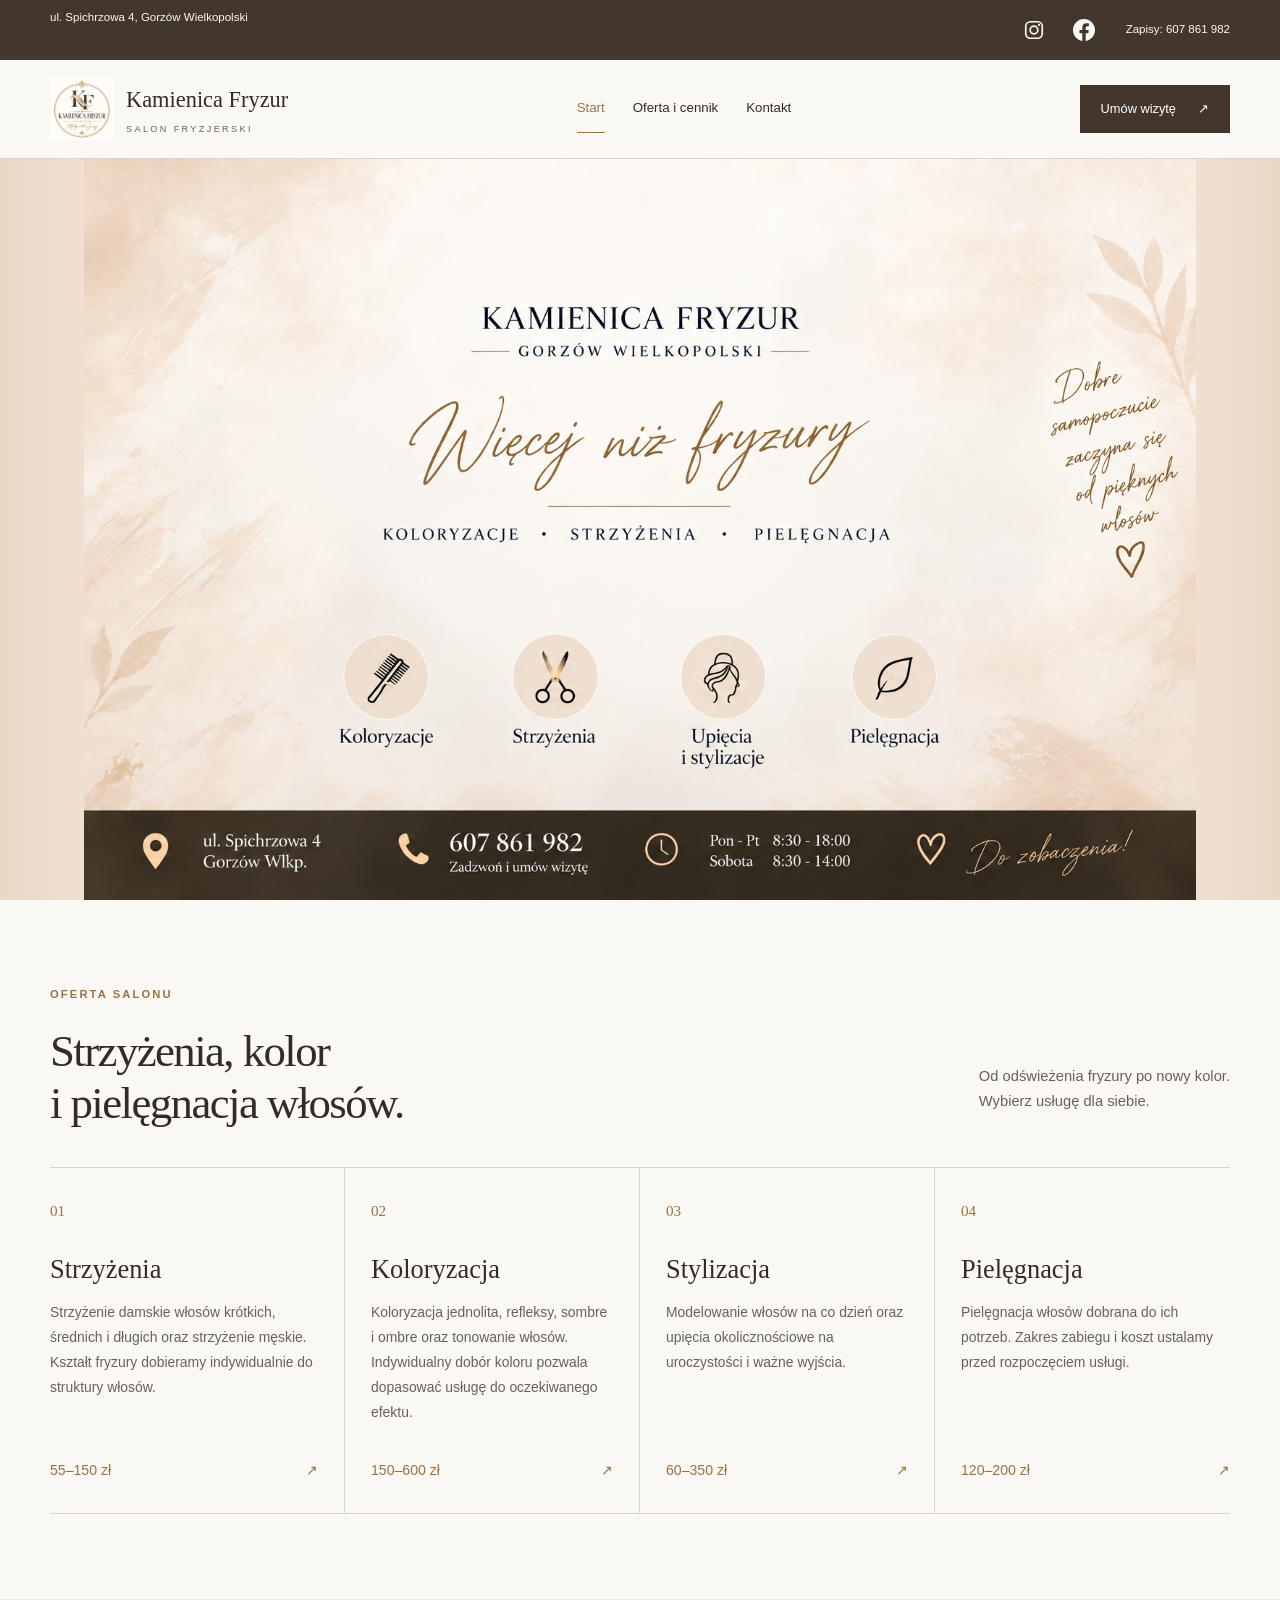
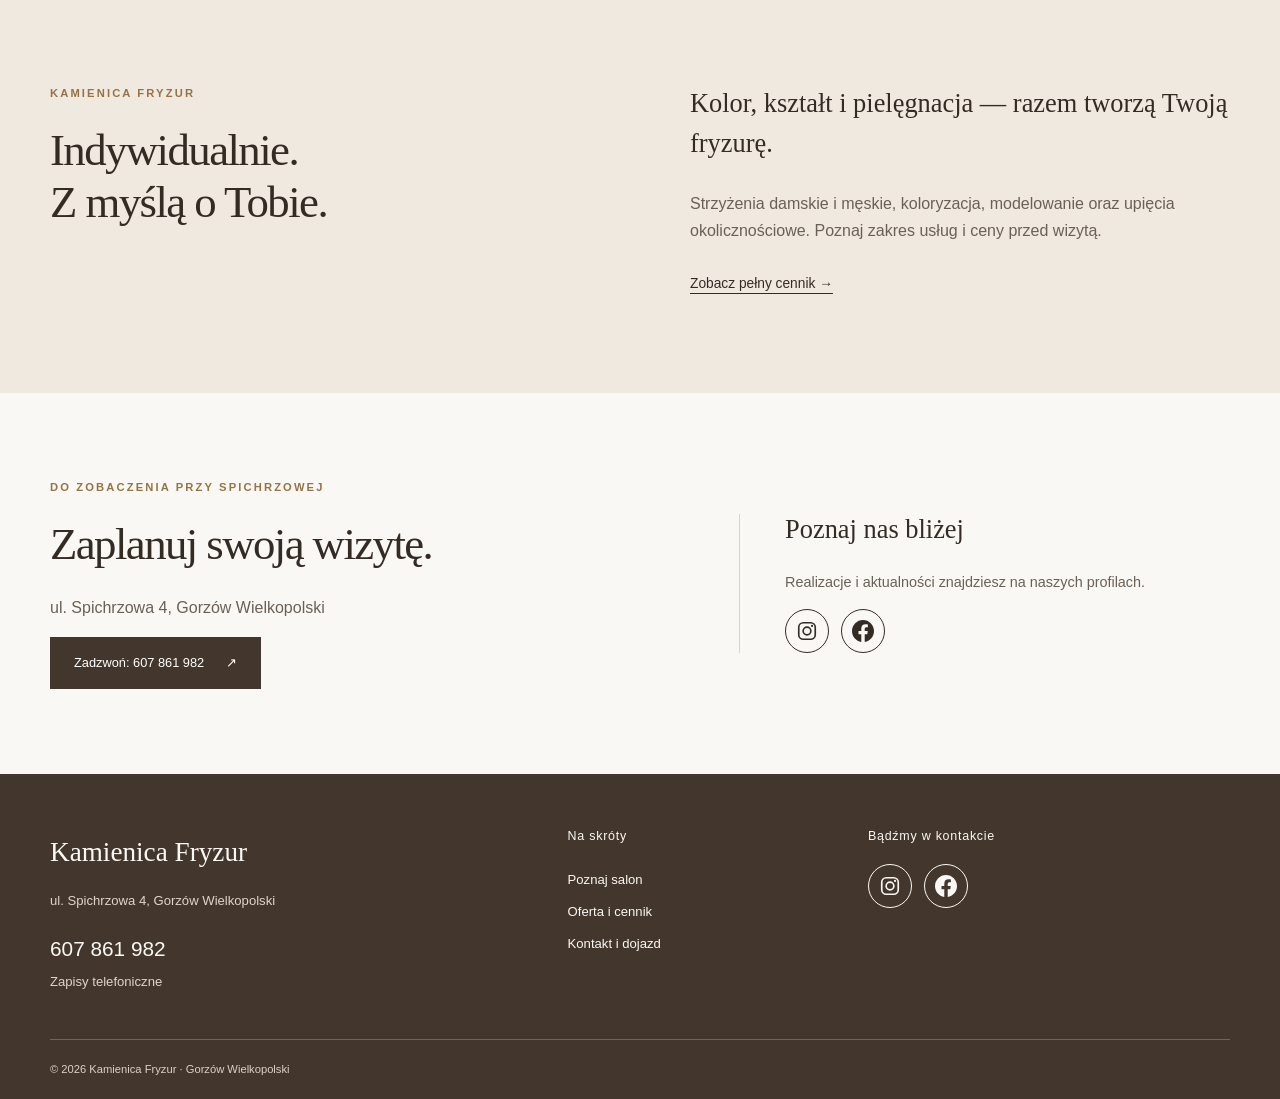
<file: index.html>
<!doctype html>
<html lang="pl">
<head>
<meta charset="utf-8">
<meta name="viewport" content="width=device-width, initial-scale=1">
<title>Fryzjer Gorzów Wielkopolski | Kamienica Fryzur</title>



<meta name="description" content="Salon fryzjerski Kamienica Fryzur, Gorzów Wielkopolski. Strzyżenia, koloryzacja i pielęgnacja. ul. Spichrzowa 4. Zapisy: 607 861 982.">

<link rel="canonical" href="https://kamienicafryzur.pl/">
<meta property="og:type" content="website">
<meta property="og:site_name" content="Kamienica Fryzur">
<meta property="og:locale" content="pl_PL">
<meta property="og:title" content="Fryzjer Gorzów Wielkopolski | Kamienica Fryzur">
<meta property="og:description" content="Salon fryzjerski Kamienica Fryzur, Gorzów Wielkopolski. Strzyżenia, koloryzacja i pielęgnacja. ul. Spichrzowa 4. Zapisy: 607 861 982.">
<meta property="og:url" content="https://kamienicafryzur.pl/">
<meta property="og:image" content="https://kamienicafryzur.pl/static/img/logo.png">
<meta name="twitter:card" content="summary">
<link rel="stylesheet" href="static/css/style.css">
<script type="application/ld+json">{
  "@context": "https://schema.org",
  "@type": "HairSalon",
  "@id": "https://kamienicafryzur.pl/#salon",
  "name": "Kamienica Fryzur",
  "image": "https://kamienicafryzur.pl/static/img/logo.png",
  "url": "https://kamienicafryzur.pl/",
  "telephone": "+48607861982",
  "priceRange": "55–600 zł",
  "address": {
    "@type": "PostalAddress",
    "streetAddress": "ul. Spichrzowa 4",
    "addressLocality": "Gorzów Wielkopolski",
    "addressCountry": "PL"
  },
  "areaServed": "Gorzów Wielkopolski",
  "sameAs": [
    "https://www.instagram.com/kamienicafryzur/",
    "https://www.facebook.com/profile.php?id=61594043500517"
  ],
  "hasOfferCatalog": {
    "@type": "OfferCatalog",
    "name": "Usługi fryzjerskie",
    "itemListElement": [
      {
        "@type": "Offer",
        "itemOffered": {
          "@type": "Service",
          "name": "Strzyżenie męskie"
        }
      },
      {
        "@type": "Offer",
        "itemOffered": {
          "@type": "Service",
          "name": "Strzyżenie damskie, włosy krótkie–średnie"
        }
      },
      {
        "@type": "Offer",
        "itemOffered": {
          "@type": "Service",
          "name": "Strzyżenie damskie, włosy długie"
        }
      },
      {
        "@type": "Offer",
        "itemOffered": {
          "@type": "Service",
          "name": "Modelowanie"
        }
      },
      {
        "@type": "Offer",
        "itemOffered": {
          "@type": "Service",
          "name": "Koloryzacja jednolita"
        }
      },
      {
        "@type": "Offer",
        "itemOffered": {
          "@type": "Service",
          "name": "Refleksy / sombre / ombre"
        }
      },
      {
        "@type": "Offer",
        "itemOffered": {
          "@type": "Service",
          "name": "Tonowanie"
        }
      },
      {
        "@type": "Offer",
        "itemOffered": {
          "@type": "Service",
          "name": "Upięcia okolicznościowe"
        }
      },
      {
        "@type": "Offer",
        "itemOffered": {
          "@type": "Service",
          "name": "Pielęgnacja włosów"
        }
      }
    ]
  }
}</script>
</head>
<body>
<a class="skip-link" href="#main">Przejdź do treści</a>
<div class="topbar"><div class="wrap"><span>ul. Spichrzowa 4, Gorzów Wielkopolski</span><div class="topbar-links">
<div class="social-links social-icons">
  <a href="https://www.instagram.com/kamienicafryzur/" target="_blank" rel="noopener noreferrer" aria-label="Instagram — @kamienicafryzur" title="Instagram — @kamienicafryzur"><svg viewBox="0 0 24 24" width="24" height="24" aria-hidden="true" focusable="false">

<rect x="3" y="3" width="18" height="18" rx="5" fill="none" stroke="currentColor" stroke-width="1.8"/>
<circle cx="12" cy="12" r="4.2" fill="none" stroke="currentColor" stroke-width="1.8"/>
<circle cx="17.5" cy="6.5" r="1.2" fill="currentColor"/>

</svg></a>
  
  
  
  
  <a href="https://www.facebook.com/profile.php?id=61594043500517" target="_blank" rel="noopener noreferrer" aria-label="Facebook — Kamienica Fryzur Malgorzata Grossy" title="Facebook — Kamienica Fryzur Malgorzata Grossy"><svg viewBox="0 0 24 24" width="24" height="24" aria-hidden="true" focusable="false">

<path fill="currentColor" d="M24 12.073C24 5.405 18.627 0 12 0S0 5.405 0 12.073C0 18.1 4.388 23.094 10.125 24v-8.437H7.078v-3.49h3.047V9.413c0-3.026 1.792-4.697 4.533-4.697 1.312 0 2.686.236 2.686.236v2.971h-1.513c-1.49 0-1.956.931-1.956 1.887v2.263h3.328l-.532 3.49h-2.796V24C19.612 23.094 24 18.1 24 12.073z"/>

</svg></a>
  
  
</div><a href="tel:+48607861982">Zapisy: 607 861 982</a></div></div></div>
<header class="site-header">
  <div class="wrap header-inner">
    <a class="brand" href="index.html" aria-label="Kamienica Fryzur — strona główna"><img class="header-logo" src="static/img/logo.png" width="64" height="64" alt=""><span class="brand-wordmark">Kamienica Fryzur<small>SALON FRYZJERSKI</small></span></a>
    <nav class="nav" aria-label="Menu główne">
      <a href="index.html" aria-current="page">Start</a><a href="cennik.html">Oferta i cennik</a><a href="kontakt.html">Kontakt</a>
    </nav>
    <a class="button header-call" href="tel:+48607861982">Umów wizytę <span aria-hidden="true">↗</span></a>
  </div>
</header>
<main id="main">
<section class="hero"><img src="static/img/start.png" alt="Kamienica Fryzur — Więcej niż fryzury. Salon fryzjerski w Gorzowie Wielkopolskim: koloryzacje, strzyżenia, upięcia i stylizacje, pielęgnacja. Ul. Spichrzowa 4, tel. 607 861 982" width="1536" height="1024" fetchpriority="high"></section>
<section class="section wrap" id="oferta">
  <div class="section-heading"><div><p class="eyebrow">Oferta salonu</p><h2>Strzyżenia, kolor<br>i pielęgnacja włosów.</h2></div><p>Od odświeżenia fryzury po nowy kolor.<br>Wybierz usługę dla siebie.</p></div>
  <div class="offer-grid"><article class="offer-card"><span class="item-number">01</span><h3>Strzyżenia</h3><p>Strzyżenie damskie włosów krótkich, średnich i długich oraz strzyżenie męskie. Kształt fryzury dobieramy indywidualnie do struktury włosów.</p><a href="cennik.html#1" aria-label="Strzyżenia — zobacz usługi i ceny">55–150 zł <span aria-hidden="true">↗</span></a></article><article class="offer-card"><span class="item-number">02</span><h3>Koloryzacja</h3><p>Koloryzacja jednolita, refleksy, sombre i ombre oraz tonowanie włosów. Indywidualny dobór koloru pozwala dopasować usługę do oczekiwanego efektu.</p><a href="cennik.html#2" aria-label="Koloryzacja — zobacz usługi i ceny">150–600 zł <span aria-hidden="true">↗</span></a></article><article class="offer-card"><span class="item-number">03</span><h3>Stylizacja</h3><p>Modelowanie włosów na co dzień oraz upięcia okolicznościowe na uroczystości i ważne wyjścia.</p><a href="cennik.html#3" aria-label="Stylizacja — zobacz usługi i ceny">60–350 zł <span aria-hidden="true">↗</span></a></article><article class="offer-card"><span class="item-number">04</span><h3>Pielęgnacja</h3><p>Pielęgnacja włosów dobrana do ich potrzeb. Zakres zabiegu i koszt ustalamy przed rozpoczęciem usługi.</p><a href="cennik.html#4" aria-label="Pielęgnacja — zobacz usługi i ceny">120–200 zł <span aria-hidden="true">↗</span></a></article></div>
</section>
<section class="soft-section"><div class="wrap section about-grid"><div><p class="eyebrow">Kamienica Fryzur</p><h2>Indywidualnie.<br>Z myślą o Tobie.</h2></div><div><p class="large-copy">Kolor, kształt i pielęgnacja — razem tworzą Twoją fryzurę.</p><p>Strzyżenia damskie i męskie, koloryzacja, modelowanie oraz upięcia okolicznościowe. Poznaj zakres usług i ceny przed wizytą.</p><a class="text-link" href="cennik.html">Zobacz pełny cennik →</a></div></div></section>
<section class="wrap section contact-preview"><div><p class="eyebrow">Do zobaczenia przy Spichrzowej</p><h2>Zaplanuj swoją wizytę.</h2><p>ul. Spichrzowa 4, Gorzów Wielkopolski</p><a class="button" href="tel:+48607861982">Zadzwoń: 607 861 982 <span aria-hidden="true">↗</span></a></div><div class="social-panel"><h3>Poznaj nas bliżej</h3><p>Realizacje i aktualności znajdziesz na naszych profilach.</p>
<div class="social-links social-icons">
  <a href="https://www.instagram.com/kamienicafryzur/" target="_blank" rel="noopener noreferrer" aria-label="Instagram — @kamienicafryzur" title="Instagram — @kamienicafryzur"><svg viewBox="0 0 24 24" width="24" height="24" aria-hidden="true" focusable="false">

<rect x="3" y="3" width="18" height="18" rx="5" fill="none" stroke="currentColor" stroke-width="1.8"/>
<circle cx="12" cy="12" r="4.2" fill="none" stroke="currentColor" stroke-width="1.8"/>
<circle cx="17.5" cy="6.5" r="1.2" fill="currentColor"/>

</svg></a>
  
  
  
  
  <a href="https://www.facebook.com/profile.php?id=61594043500517" target="_blank" rel="noopener noreferrer" aria-label="Facebook — Kamienica Fryzur Malgorzata Grossy" title="Facebook — Kamienica Fryzur Malgorzata Grossy"><svg viewBox="0 0 24 24" width="24" height="24" aria-hidden="true" focusable="false">

<path fill="currentColor" d="M24 12.073C24 5.405 18.627 0 12 0S0 5.405 0 12.073C0 18.1 4.388 23.094 10.125 24v-8.437H7.078v-3.49h3.047V9.413c0-3.026 1.792-4.697 4.533-4.697 1.312 0 2.686.236 2.686.236v2.971h-1.513c-1.49 0-1.956.931-1.956 1.887v2.263h3.328l-.532 3.49h-2.796V24C19.612 23.094 24 18.1 24 12.073z"/>

</svg></a>
  
  
</div></div></section>
</main>
<footer class="site-footer">
  <div class="wrap footer-grid">
    <div><p class="footer-brand">Kamienica Fryzur</p><p>ul. Spichrzowa 4, Gorzów Wielkopolski</p><a class="footer-phone" href="tel:+48607861982">607 861 982</a><p class="footer-note">Zapisy telefoniczne</p></div>
    <div><h2>Na skróty</h2><a href="index.html">Poznaj salon</a><a href="cennik.html">Oferta i cennik</a><a href="kontakt.html">Kontakt i dojazd</a></div>
    <div><h2>Bądźmy w kontakcie</h2>
<div class="social-links social-icons">
  <a href="https://www.instagram.com/kamienicafryzur/" target="_blank" rel="noopener noreferrer" aria-label="Instagram — @kamienicafryzur" title="Instagram — @kamienicafryzur"><svg viewBox="0 0 24 24" width="24" height="24" aria-hidden="true" focusable="false">

<rect x="3" y="3" width="18" height="18" rx="5" fill="none" stroke="currentColor" stroke-width="1.8"/>
<circle cx="12" cy="12" r="4.2" fill="none" stroke="currentColor" stroke-width="1.8"/>
<circle cx="17.5" cy="6.5" r="1.2" fill="currentColor"/>

</svg></a>
  
  
  
  
  <a href="https://www.facebook.com/profile.php?id=61594043500517" target="_blank" rel="noopener noreferrer" aria-label="Facebook — Kamienica Fryzur Malgorzata Grossy" title="Facebook — Kamienica Fryzur Malgorzata Grossy"><svg viewBox="0 0 24 24" width="24" height="24" aria-hidden="true" focusable="false">

<path fill="currentColor" d="M24 12.073C24 5.405 18.627 0 12 0S0 5.405 0 12.073C0 18.1 4.388 23.094 10.125 24v-8.437H7.078v-3.49h3.047V9.413c0-3.026 1.792-4.697 4.533-4.697 1.312 0 2.686.236 2.686.236v2.971h-1.513c-1.49 0-1.956.931-1.956 1.887v2.263h3.328l-.532 3.49h-2.796V24C19.612 23.094 24 18.1 24 12.073z"/>

</svg></a>
  
  
</div></div>
  </div>
  <div class="wrap copyright">© 2026 Kamienica Fryzur · Gorzów Wielkopolski</div>
</footer>
</body>
</html>
</file>
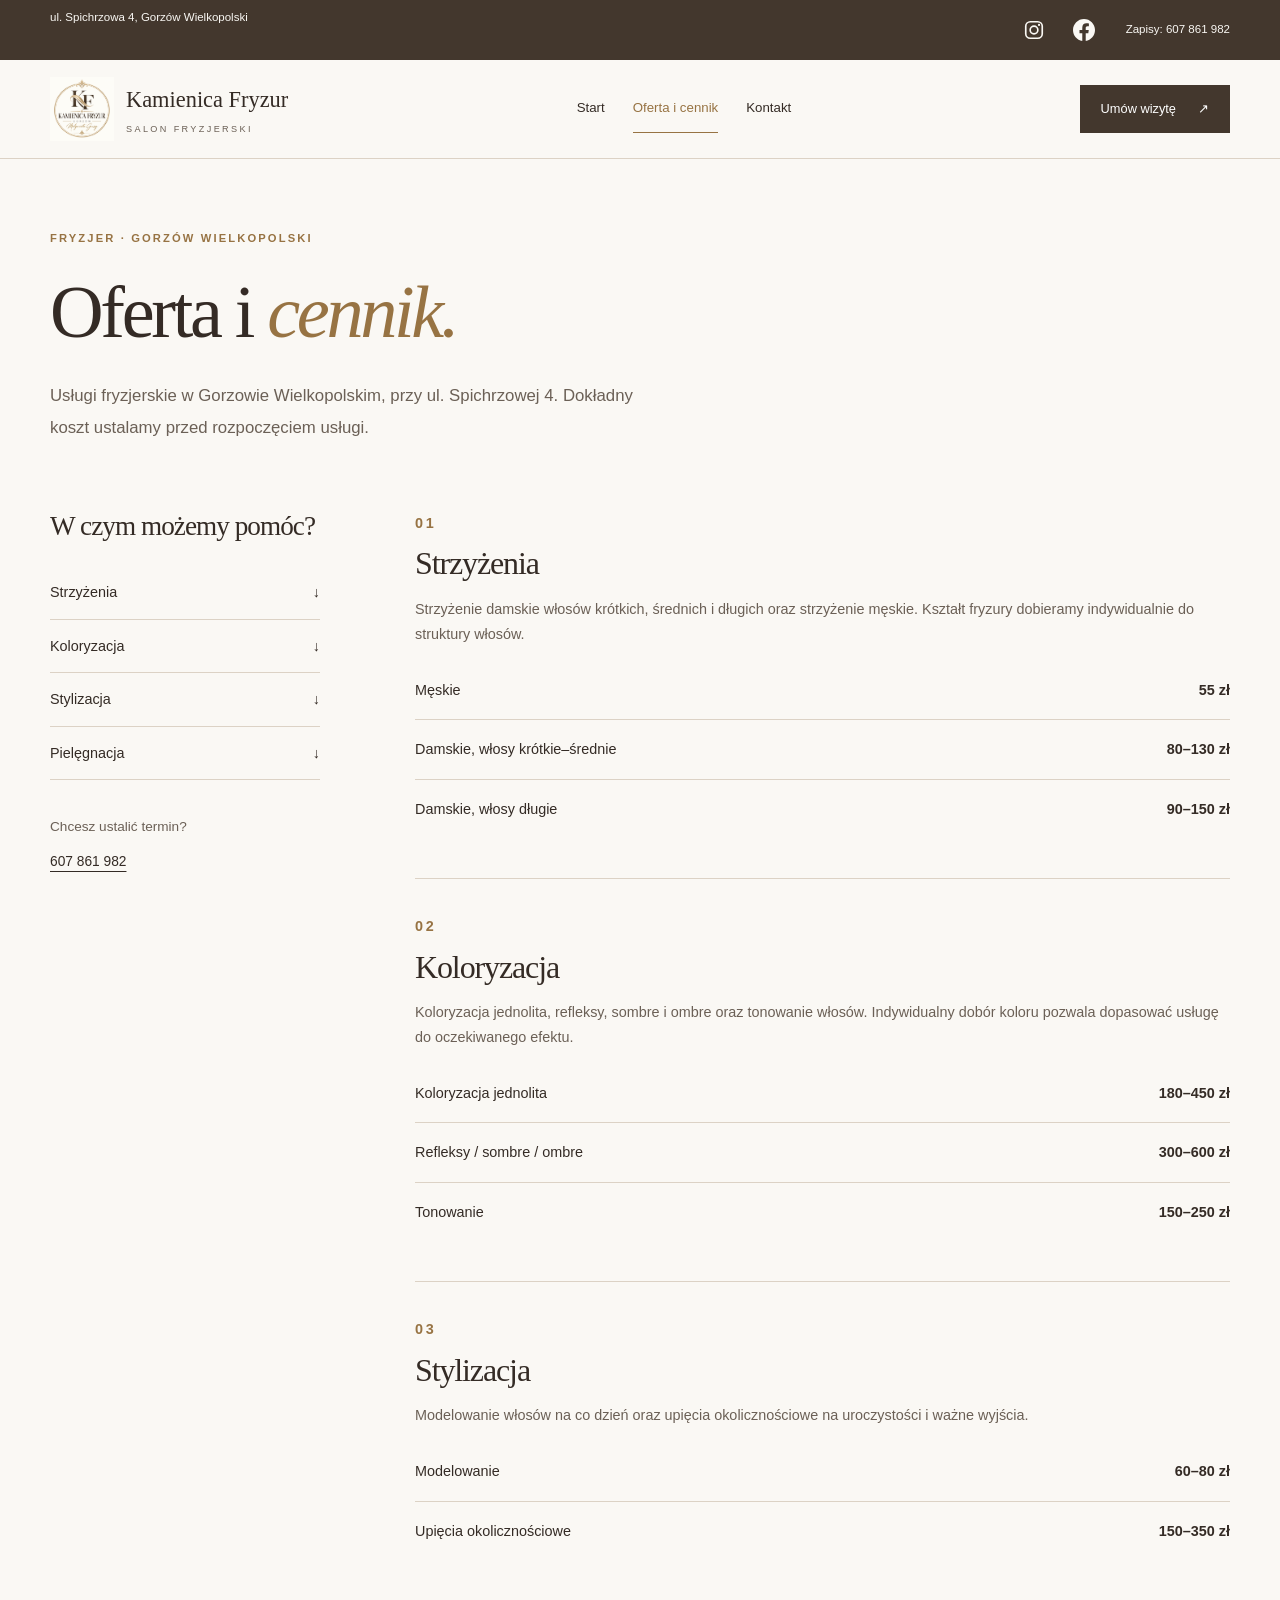
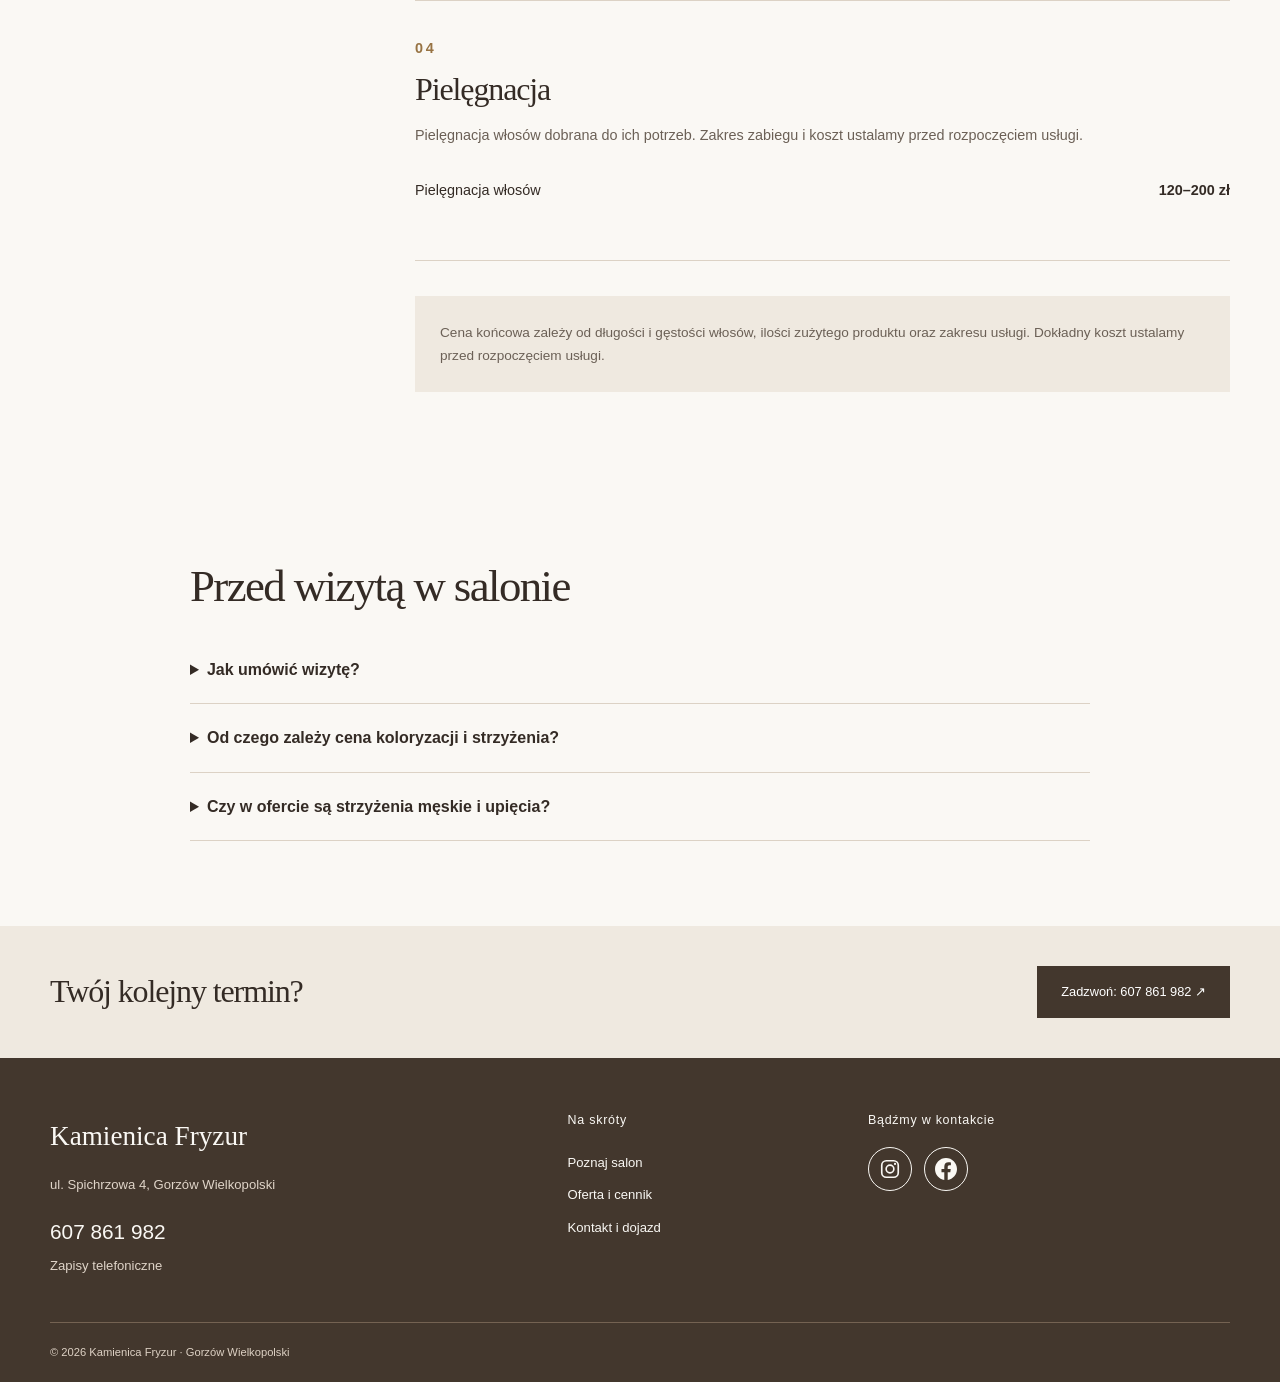
<file: cennik.html>
<!doctype html>
<html lang="pl">
<head>
<meta charset="utf-8">
<meta name="viewport" content="width=device-width, initial-scale=1">
<title>Cennik fryzjera — Kamienica Fryzur, Gorzów Wielkopolski</title>



<meta name="description" content="Sprawdź ceny strzyżeń damskich i męskich, koloryzacji, tonowania i upięć. Kamienica Fryzur, Gorzów Wielkopolski, ul. Spichrzowa 4. Tel. 607 861 982.">

<link rel="canonical" href="https://kamienicafryzur.pl/cennik.html">
<meta property="og:type" content="website">
<meta property="og:site_name" content="Kamienica Fryzur">
<meta property="og:locale" content="pl_PL">
<meta property="og:title" content="Cennik fryzjera — Kamienica Fryzur, Gorzów Wielkopolski">
<meta property="og:description" content="Sprawdź ceny strzyżeń damskich i męskich, koloryzacji, tonowania i upięć. Kamienica Fryzur, Gorzów Wielkopolski, ul. Spichrzowa 4. Tel. 607 861 982.">
<meta property="og:url" content="https://kamienicafryzur.pl/cennik.html">
<meta property="og:image" content="https://kamienicafryzur.pl/static/img/logo.png">
<meta name="twitter:card" content="summary">
<link rel="stylesheet" href="static/css/style.css">
<script type="application/ld+json">{
  "@context": "https://schema.org",
  "@type": "HairSalon",
  "@id": "https://kamienicafryzur.pl/#salon",
  "name": "Kamienica Fryzur",
  "image": "https://kamienicafryzur.pl/static/img/logo.png",
  "url": "https://kamienicafryzur.pl/",
  "telephone": "+48607861982",
  "priceRange": "55–600 zł",
  "address": {
    "@type": "PostalAddress",
    "streetAddress": "ul. Spichrzowa 4",
    "addressLocality": "Gorzów Wielkopolski",
    "addressCountry": "PL"
  },
  "areaServed": "Gorzów Wielkopolski",
  "sameAs": [
    "https://www.instagram.com/kamienicafryzur/",
    "https://www.facebook.com/profile.php?id=61594043500517"
  ],
  "hasOfferCatalog": {
    "@type": "OfferCatalog",
    "name": "Usługi fryzjerskie",
    "itemListElement": [
      {
        "@type": "Offer",
        "itemOffered": {
          "@type": "Service",
          "name": "Strzyżenie męskie"
        }
      },
      {
        "@type": "Offer",
        "itemOffered": {
          "@type": "Service",
          "name": "Strzyżenie damskie, włosy krótkie–średnie"
        }
      },
      {
        "@type": "Offer",
        "itemOffered": {
          "@type": "Service",
          "name": "Strzyżenie damskie, włosy długie"
        }
      },
      {
        "@type": "Offer",
        "itemOffered": {
          "@type": "Service",
          "name": "Modelowanie"
        }
      },
      {
        "@type": "Offer",
        "itemOffered": {
          "@type": "Service",
          "name": "Koloryzacja jednolita"
        }
      },
      {
        "@type": "Offer",
        "itemOffered": {
          "@type": "Service",
          "name": "Refleksy / sombre / ombre"
        }
      },
      {
        "@type": "Offer",
        "itemOffered": {
          "@type": "Service",
          "name": "Tonowanie"
        }
      },
      {
        "@type": "Offer",
        "itemOffered": {
          "@type": "Service",
          "name": "Upięcia okolicznościowe"
        }
      },
      {
        "@type": "Offer",
        "itemOffered": {
          "@type": "Service",
          "name": "Pielęgnacja włosów"
        }
      }
    ]
  }
}</script>
</head>
<body>
<a class="skip-link" href="#main">Przejdź do treści</a>
<div class="topbar"><div class="wrap"><span>ul. Spichrzowa 4, Gorzów Wielkopolski</span><div class="topbar-links">
<div class="social-links social-icons">
  <a href="https://www.instagram.com/kamienicafryzur/" target="_blank" rel="noopener noreferrer" aria-label="Instagram — @kamienicafryzur" title="Instagram — @kamienicafryzur"><svg viewBox="0 0 24 24" width="24" height="24" aria-hidden="true" focusable="false">

<rect x="3" y="3" width="18" height="18" rx="5" fill="none" stroke="currentColor" stroke-width="1.8"/>
<circle cx="12" cy="12" r="4.2" fill="none" stroke="currentColor" stroke-width="1.8"/>
<circle cx="17.5" cy="6.5" r="1.2" fill="currentColor"/>

</svg></a>
  
  
  
  
  <a href="https://www.facebook.com/profile.php?id=61594043500517" target="_blank" rel="noopener noreferrer" aria-label="Facebook — Kamienica Fryzur Malgorzata Grossy" title="Facebook — Kamienica Fryzur Malgorzata Grossy"><svg viewBox="0 0 24 24" width="24" height="24" aria-hidden="true" focusable="false">

<path fill="currentColor" d="M24 12.073C24 5.405 18.627 0 12 0S0 5.405 0 12.073C0 18.1 4.388 23.094 10.125 24v-8.437H7.078v-3.49h3.047V9.413c0-3.026 1.792-4.697 4.533-4.697 1.312 0 2.686.236 2.686.236v2.971h-1.513c-1.49 0-1.956.931-1.956 1.887v2.263h3.328l-.532 3.49h-2.796V24C19.612 23.094 24 18.1 24 12.073z"/>

</svg></a>
  
  
</div><a href="tel:+48607861982">Zapisy: 607 861 982</a></div></div></div>
<header class="site-header">
  <div class="wrap header-inner">
    <a class="brand" href="index.html" aria-label="Kamienica Fryzur — strona główna"><img class="header-logo" src="static/img/logo.png" width="64" height="64" alt=""><span class="brand-wordmark">Kamienica Fryzur<small>SALON FRYZJERSKI</small></span></a>
    <nav class="nav" aria-label="Menu główne">
      <a href="index.html">Start</a><a href="cennik.html" aria-current="page">Oferta i cennik</a><a href="kontakt.html">Kontakt</a>
    </nav>
    <a class="button header-call" href="tel:+48607861982">Umów wizytę <span aria-hidden="true">↗</span></a>
  </div>
</header>
<main id="main">
<section class="page-heading wrap"><p class="eyebrow">Fryzjer · Gorzów Wielkopolski</p><h1>Oferta i <em>cennik.</em></h1><p class="lead">Usługi fryzjerskie w Gorzowie Wielkopolskim, przy ul. Spichrzowej 4. Dokładny koszt ustalamy przed rozpoczęciem usługi.</p></section>
<section class="wrap pricing-layout" aria-label="Cennik usług">
  <aside class="pricing-aside"><h2>W czym możemy pomóc?</h2><nav aria-label="Kategorie usług"><a href="#1">Strzyżenia <span aria-hidden="true">↓</span></a><a href="#2">Koloryzacja <span aria-hidden="true">↓</span></a><a href="#3">Stylizacja <span aria-hidden="true">↓</span></a><a href="#4">Pielęgnacja <span aria-hidden="true">↓</span></a></nav><p>Chcesz ustalić termin?</p><a class="text-link" href="tel:+48607861982">607 861 982</a></aside>
  <div><section class="price-group" id="1"><p class="eyebrow">01</p><h2>Strzyżenia</h2><p>Strzyżenie damskie włosów krótkich, średnich i długich oraz strzyżenie męskie. Kształt fryzury dobieramy indywidualnie do struktury włosów.</p><table><caption class="sr-only">Strzyżenia — ceny</caption><thead class="sr-only"><tr><th scope="col">Usługa</th><th scope="col">Cena</th></tr></thead><tbody><tr><th scope="row">Męskie</th><td>55 zł</td></tr><tr><th scope="row">Damskie, włosy krótkie–średnie</th><td>80–130 zł</td></tr><tr><th scope="row">Damskie, włosy długie</th><td>90–150 zł</td></tr></tbody></table></section><section class="price-group" id="2"><p class="eyebrow">02</p><h2>Koloryzacja</h2><p>Koloryzacja jednolita, refleksy, sombre i ombre oraz tonowanie włosów. Indywidualny dobór koloru pozwala dopasować usługę do oczekiwanego efektu.</p><table><caption class="sr-only">Koloryzacja — ceny</caption><thead class="sr-only"><tr><th scope="col">Usługa</th><th scope="col">Cena</th></tr></thead><tbody><tr><th scope="row">Koloryzacja jednolita</th><td>180–450 zł</td></tr><tr><th scope="row">Refleksy / sombre / ombre</th><td>300–600 zł</td></tr><tr><th scope="row">Tonowanie</th><td>150–250 zł</td></tr></tbody></table></section><section class="price-group" id="3"><p class="eyebrow">03</p><h2>Stylizacja</h2><p>Modelowanie włosów na co dzień oraz upięcia okolicznościowe na uroczystości i ważne wyjścia.</p><table><caption class="sr-only">Stylizacja — ceny</caption><thead class="sr-only"><tr><th scope="col">Usługa</th><th scope="col">Cena</th></tr></thead><tbody><tr><th scope="row">Modelowanie</th><td>60–80 zł</td></tr><tr><th scope="row">Upięcia okolicznościowe</th><td>150–350 zł</td></tr></tbody></table></section><section class="price-group" id="4"><p class="eyebrow">04</p><h2>Pielęgnacja</h2><p>Pielęgnacja włosów dobrana do ich potrzeb. Zakres zabiegu i koszt ustalamy przed rozpoczęciem usługi.</p><table><caption class="sr-only">Pielęgnacja — ceny</caption><thead class="sr-only"><tr><th scope="col">Usługa</th><th scope="col">Cena</th></tr></thead><tbody><tr><th scope="row">Pielęgnacja włosów</th><td>120–200 zł</td></tr></tbody></table></section><p class="pricing-note">Cena końcowa zależy od długości i gęstości włosów, ilości zużytego produktu oraz zakresu usługi. Dokładny koszt ustalamy przed rozpoczęciem usługi.</p></div>
</section>
<section class="wrap section faq" aria-labelledby="faq-title">
<h2 id="faq-title">Przed wizytą w salonie</h2>
<details><summary>Jak umówić wizytę?</summary><p>Zapisy przyjmujemy telefonicznie pod numerem <a href="tel:+48607861982">607 861 982</a>. Podczas rozmowy ustalimy termin i zakres usługi.</p></details>
<details><summary>Od czego zależy cena koloryzacji i strzyżenia?</summary><p>Cena końcowa zależy od długości i gęstości włosów, ilości zużytego produktu oraz zakresu usługi. Dokładny koszt ustalamy przed rozpoczęciem usługi.</p></details>
<details><summary>Czy w ofercie są strzyżenia męskie i upięcia?</summary><p>Tak. Strzyżenie męskie kosztuje 55 zł, a upięcia okolicznościowe 150–350 zł. Salon oferuje również strzyżenia damskie, modelowanie, koloryzację i pielęgnację włosów.</p></details>
</section>
<section class="booking-strip"><div class="wrap"><h2>Twój kolejny termin?</h2><a class="button" href="tel:+48607861982">Zadzwoń: 607 861 982 ↗</a></div></section>
</main>
<footer class="site-footer">
  <div class="wrap footer-grid">
    <div><p class="footer-brand">Kamienica Fryzur</p><p>ul. Spichrzowa 4, Gorzów Wielkopolski</p><a class="footer-phone" href="tel:+48607861982">607 861 982</a><p class="footer-note">Zapisy telefoniczne</p></div>
    <div><h2>Na skróty</h2><a href="index.html">Poznaj salon</a><a href="cennik.html">Oferta i cennik</a><a href="kontakt.html">Kontakt i dojazd</a></div>
    <div><h2>Bądźmy w kontakcie</h2>
<div class="social-links social-icons">
  <a href="https://www.instagram.com/kamienicafryzur/" target="_blank" rel="noopener noreferrer" aria-label="Instagram — @kamienicafryzur" title="Instagram — @kamienicafryzur"><svg viewBox="0 0 24 24" width="24" height="24" aria-hidden="true" focusable="false">

<rect x="3" y="3" width="18" height="18" rx="5" fill="none" stroke="currentColor" stroke-width="1.8"/>
<circle cx="12" cy="12" r="4.2" fill="none" stroke="currentColor" stroke-width="1.8"/>
<circle cx="17.5" cy="6.5" r="1.2" fill="currentColor"/>

</svg></a>
  
  
  
  
  <a href="https://www.facebook.com/profile.php?id=61594043500517" target="_blank" rel="noopener noreferrer" aria-label="Facebook — Kamienica Fryzur Malgorzata Grossy" title="Facebook — Kamienica Fryzur Malgorzata Grossy"><svg viewBox="0 0 24 24" width="24" height="24" aria-hidden="true" focusable="false">

<path fill="currentColor" d="M24 12.073C24 5.405 18.627 0 12 0S0 5.405 0 12.073C0 18.1 4.388 23.094 10.125 24v-8.437H7.078v-3.49h3.047V9.413c0-3.026 1.792-4.697 4.533-4.697 1.312 0 2.686.236 2.686.236v2.971h-1.513c-1.49 0-1.956.931-1.956 1.887v2.263h3.328l-.532 3.49h-2.796V24C19.612 23.094 24 18.1 24 12.073z"/>

</svg></a>
  
  
</div></div>
  </div>
  <div class="wrap copyright">© 2026 Kamienica Fryzur · Gorzów Wielkopolski</div>
</footer>
</body>
</html>
</file>
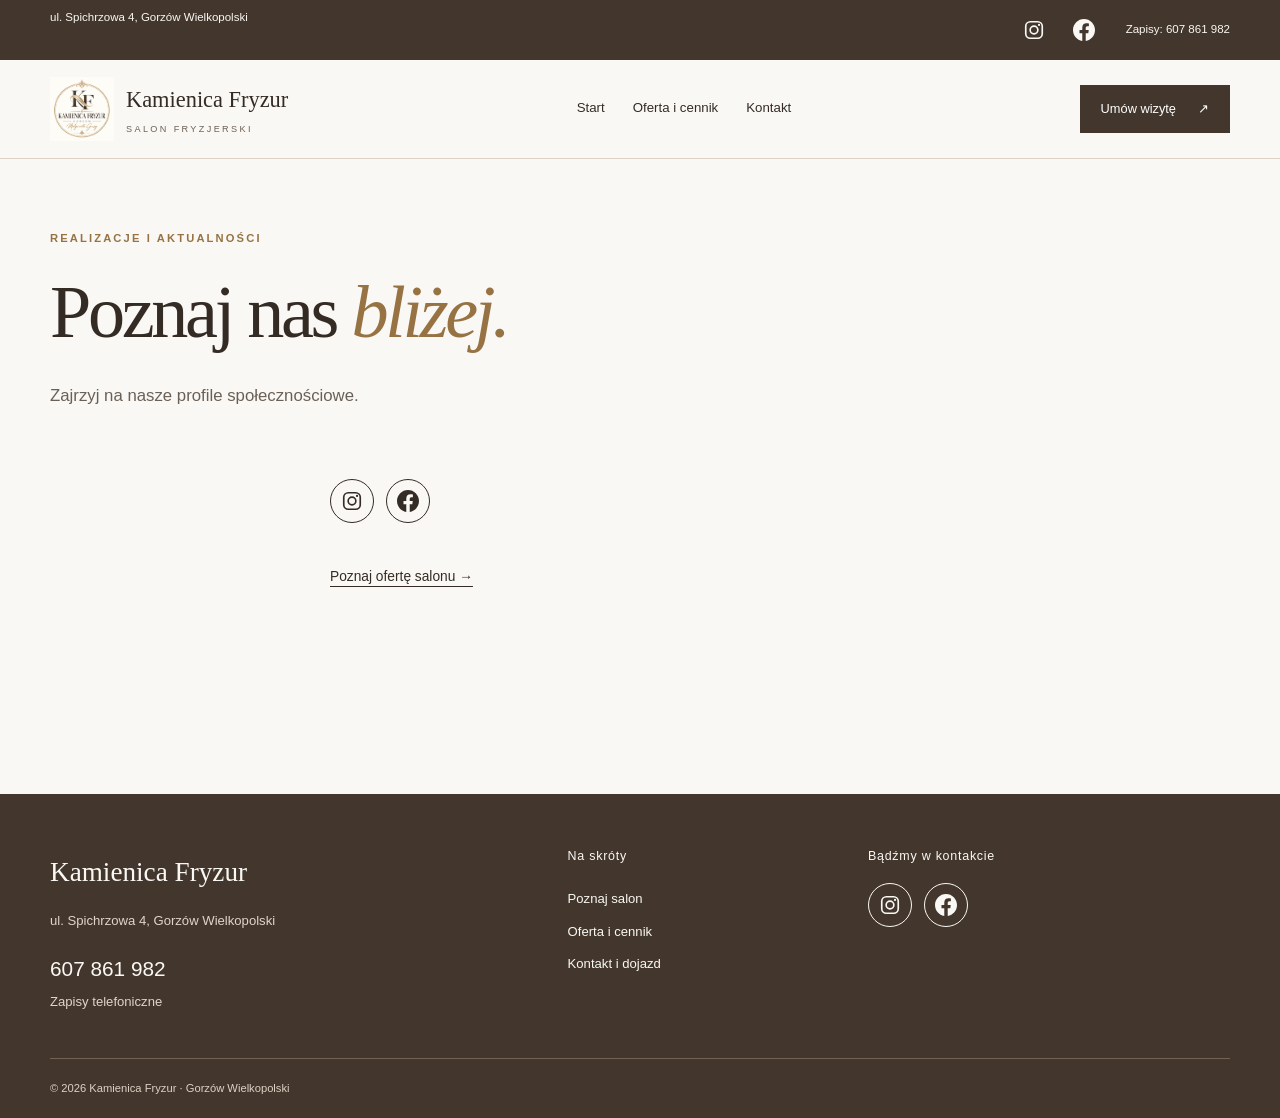
<file: galeria.html>
<!doctype html>
<html lang="pl">
<head>
<meta charset="utf-8">
<meta name="viewport" content="width=device-width, initial-scale=1">
<title>Realizacje — Fryzjer Gorzów Wielkopolski | Kamienica Fryzur</title>



<meta name="description" content="Realizacje salonu fryzjerskiego Kamienica Fryzur w Gorzowie Wielkopolskim — zobacz nasze profile na Instagramie i Facebooku.">
<meta name="robots" content="noindex, follow">
<link rel="canonical" href="https://kamienicafryzur.pl/galeria.html">
<meta property="og:type" content="website">
<meta property="og:site_name" content="Kamienica Fryzur">
<meta property="og:locale" content="pl_PL">
<meta property="og:title" content="Realizacje — Fryzjer Gorzów Wielkopolski | Kamienica Fryzur">
<meta property="og:description" content="Realizacje salonu fryzjerskiego Kamienica Fryzur w Gorzowie Wielkopolskim — zobacz nasze profile na Instagramie i Facebooku.">
<meta property="og:url" content="https://kamienicafryzur.pl/galeria.html">
<meta property="og:image" content="https://kamienicafryzur.pl/static/img/logo.png">
<meta name="twitter:card" content="summary">
<link rel="stylesheet" href="static/css/style.css">
<script type="application/ld+json">{
  "@context": "https://schema.org",
  "@type": "HairSalon",
  "@id": "https://kamienicafryzur.pl/#salon",
  "name": "Kamienica Fryzur",
  "image": "https://kamienicafryzur.pl/static/img/logo.png",
  "url": "https://kamienicafryzur.pl/",
  "telephone": "+48607861982",
  "priceRange": "55–600 zł",
  "address": {
    "@type": "PostalAddress",
    "streetAddress": "ul. Spichrzowa 4",
    "addressLocality": "Gorzów Wielkopolski",
    "addressCountry": "PL"
  },
  "areaServed": "Gorzów Wielkopolski",
  "sameAs": [
    "https://www.instagram.com/kamienicafryzur/",
    "https://www.facebook.com/profile.php?id=61594043500517"
  ],
  "hasOfferCatalog": {
    "@type": "OfferCatalog",
    "name": "Usługi fryzjerskie",
    "itemListElement": [
      {
        "@type": "Offer",
        "itemOffered": {
          "@type": "Service",
          "name": "Strzyżenie męskie"
        }
      },
      {
        "@type": "Offer",
        "itemOffered": {
          "@type": "Service",
          "name": "Strzyżenie damskie, włosy krótkie–średnie"
        }
      },
      {
        "@type": "Offer",
        "itemOffered": {
          "@type": "Service",
          "name": "Strzyżenie damskie, włosy długie"
        }
      },
      {
        "@type": "Offer",
        "itemOffered": {
          "@type": "Service",
          "name": "Modelowanie"
        }
      },
      {
        "@type": "Offer",
        "itemOffered": {
          "@type": "Service",
          "name": "Koloryzacja jednolita"
        }
      },
      {
        "@type": "Offer",
        "itemOffered": {
          "@type": "Service",
          "name": "Refleksy / sombre / ombre"
        }
      },
      {
        "@type": "Offer",
        "itemOffered": {
          "@type": "Service",
          "name": "Tonowanie"
        }
      },
      {
        "@type": "Offer",
        "itemOffered": {
          "@type": "Service",
          "name": "Upięcia okolicznościowe"
        }
      },
      {
        "@type": "Offer",
        "itemOffered": {
          "@type": "Service",
          "name": "Pielęgnacja włosów"
        }
      }
    ]
  }
}</script>
</head>
<body>
<a class="skip-link" href="#main">Przejdź do treści</a>
<div class="topbar"><div class="wrap"><span>ul. Spichrzowa 4, Gorzów Wielkopolski</span><div class="topbar-links">
<div class="social-links social-icons">
  <a href="https://www.instagram.com/kamienicafryzur/" target="_blank" rel="noopener noreferrer" aria-label="Instagram — @kamienicafryzur" title="Instagram — @kamienicafryzur"><svg viewBox="0 0 24 24" width="24" height="24" aria-hidden="true" focusable="false">

<rect x="3" y="3" width="18" height="18" rx="5" fill="none" stroke="currentColor" stroke-width="1.8"/>
<circle cx="12" cy="12" r="4.2" fill="none" stroke="currentColor" stroke-width="1.8"/>
<circle cx="17.5" cy="6.5" r="1.2" fill="currentColor"/>

</svg></a>
  
  
  
  
  <a href="https://www.facebook.com/profile.php?id=61594043500517" target="_blank" rel="noopener noreferrer" aria-label="Facebook — Kamienica Fryzur Malgorzata Grossy" title="Facebook — Kamienica Fryzur Malgorzata Grossy"><svg viewBox="0 0 24 24" width="24" height="24" aria-hidden="true" focusable="false">

<path fill="currentColor" d="M24 12.073C24 5.405 18.627 0 12 0S0 5.405 0 12.073C0 18.1 4.388 23.094 10.125 24v-8.437H7.078v-3.49h3.047V9.413c0-3.026 1.792-4.697 4.533-4.697 1.312 0 2.686.236 2.686.236v2.971h-1.513c-1.49 0-1.956.931-1.956 1.887v2.263h3.328l-.532 3.49h-2.796V24C19.612 23.094 24 18.1 24 12.073z"/>

</svg></a>
  
  
</div><a href="tel:+48607861982">Zapisy: 607 861 982</a></div></div></div>
<header class="site-header">
  <div class="wrap header-inner">
    <a class="brand" href="index.html" aria-label="Kamienica Fryzur — strona główna"><img class="header-logo" src="static/img/logo.png" width="64" height="64" alt=""><span class="brand-wordmark">Kamienica Fryzur<small>SALON FRYZJERSKI</small></span></a>
    <nav class="nav" aria-label="Menu główne">
      <a href="index.html">Start</a><a href="cennik.html">Oferta i cennik</a><a href="kontakt.html">Kontakt</a>
    </nav>
    <a class="button header-call" href="tel:+48607861982">Umów wizytę <span aria-hidden="true">↗</span></a>
  </div>
</header>
<main id="main">
<section class="page-heading wrap"><p class="eyebrow">Realizacje i aktualności</p><h1>Poznaj nas <em>bliżej.</em></h1><p class="lead">Zajrzyj na nasze profile społecznościowe.</p></section>
<section class="wrap social-page">
<div class="social-links social-icons">
  <a href="https://www.instagram.com/kamienicafryzur/" target="_blank" rel="noopener noreferrer" aria-label="Instagram — @kamienicafryzur" title="Instagram — @kamienicafryzur"><svg viewBox="0 0 24 24" width="24" height="24" aria-hidden="true" focusable="false">

<rect x="3" y="3" width="18" height="18" rx="5" fill="none" stroke="currentColor" stroke-width="1.8"/>
<circle cx="12" cy="12" r="4.2" fill="none" stroke="currentColor" stroke-width="1.8"/>
<circle cx="17.5" cy="6.5" r="1.2" fill="currentColor"/>

</svg></a>
  
  
  
  
  <a href="https://www.facebook.com/profile.php?id=61594043500517" target="_blank" rel="noopener noreferrer" aria-label="Facebook — Kamienica Fryzur Malgorzata Grossy" title="Facebook — Kamienica Fryzur Malgorzata Grossy"><svg viewBox="0 0 24 24" width="24" height="24" aria-hidden="true" focusable="false">

<path fill="currentColor" d="M24 12.073C24 5.405 18.627 0 12 0S0 5.405 0 12.073C0 18.1 4.388 23.094 10.125 24v-8.437H7.078v-3.49h3.047V9.413c0-3.026 1.792-4.697 4.533-4.697 1.312 0 2.686.236 2.686.236v2.971h-1.513c-1.49 0-1.956.931-1.956 1.887v2.263h3.328l-.532 3.49h-2.796V24C19.612 23.094 24 18.1 24 12.073z"/>

</svg></a>
  
  
</div><a class="text-link" href="cennik.html">Poznaj ofertę salonu →</a></section>
</main>
<footer class="site-footer">
  <div class="wrap footer-grid">
    <div><p class="footer-brand">Kamienica Fryzur</p><p>ul. Spichrzowa 4, Gorzów Wielkopolski</p><a class="footer-phone" href="tel:+48607861982">607 861 982</a><p class="footer-note">Zapisy telefoniczne</p></div>
    <div><h2>Na skróty</h2><a href="index.html">Poznaj salon</a><a href="cennik.html">Oferta i cennik</a><a href="kontakt.html">Kontakt i dojazd</a></div>
    <div><h2>Bądźmy w kontakcie</h2>
<div class="social-links social-icons">
  <a href="https://www.instagram.com/kamienicafryzur/" target="_blank" rel="noopener noreferrer" aria-label="Instagram — @kamienicafryzur" title="Instagram — @kamienicafryzur"><svg viewBox="0 0 24 24" width="24" height="24" aria-hidden="true" focusable="false">

<rect x="3" y="3" width="18" height="18" rx="5" fill="none" stroke="currentColor" stroke-width="1.8"/>
<circle cx="12" cy="12" r="4.2" fill="none" stroke="currentColor" stroke-width="1.8"/>
<circle cx="17.5" cy="6.5" r="1.2" fill="currentColor"/>

</svg></a>
  
  
  
  
  <a href="https://www.facebook.com/profile.php?id=61594043500517" target="_blank" rel="noopener noreferrer" aria-label="Facebook — Kamienica Fryzur Malgorzata Grossy" title="Facebook — Kamienica Fryzur Malgorzata Grossy"><svg viewBox="0 0 24 24" width="24" height="24" aria-hidden="true" focusable="false">

<path fill="currentColor" d="M24 12.073C24 5.405 18.627 0 12 0S0 5.405 0 12.073C0 18.1 4.388 23.094 10.125 24v-8.437H7.078v-3.49h3.047V9.413c0-3.026 1.792-4.697 4.533-4.697 1.312 0 2.686.236 2.686.236v2.971h-1.513c-1.49 0-1.956.931-1.956 1.887v2.263h3.328l-.532 3.49h-2.796V24C19.612 23.094 24 18.1 24 12.073z"/>

</svg></a>
  
  
</div></div>
  </div>
  <div class="wrap copyright">© 2026 Kamienica Fryzur · Gorzów Wielkopolski</div>
</footer>
</body>
</html>
</file>
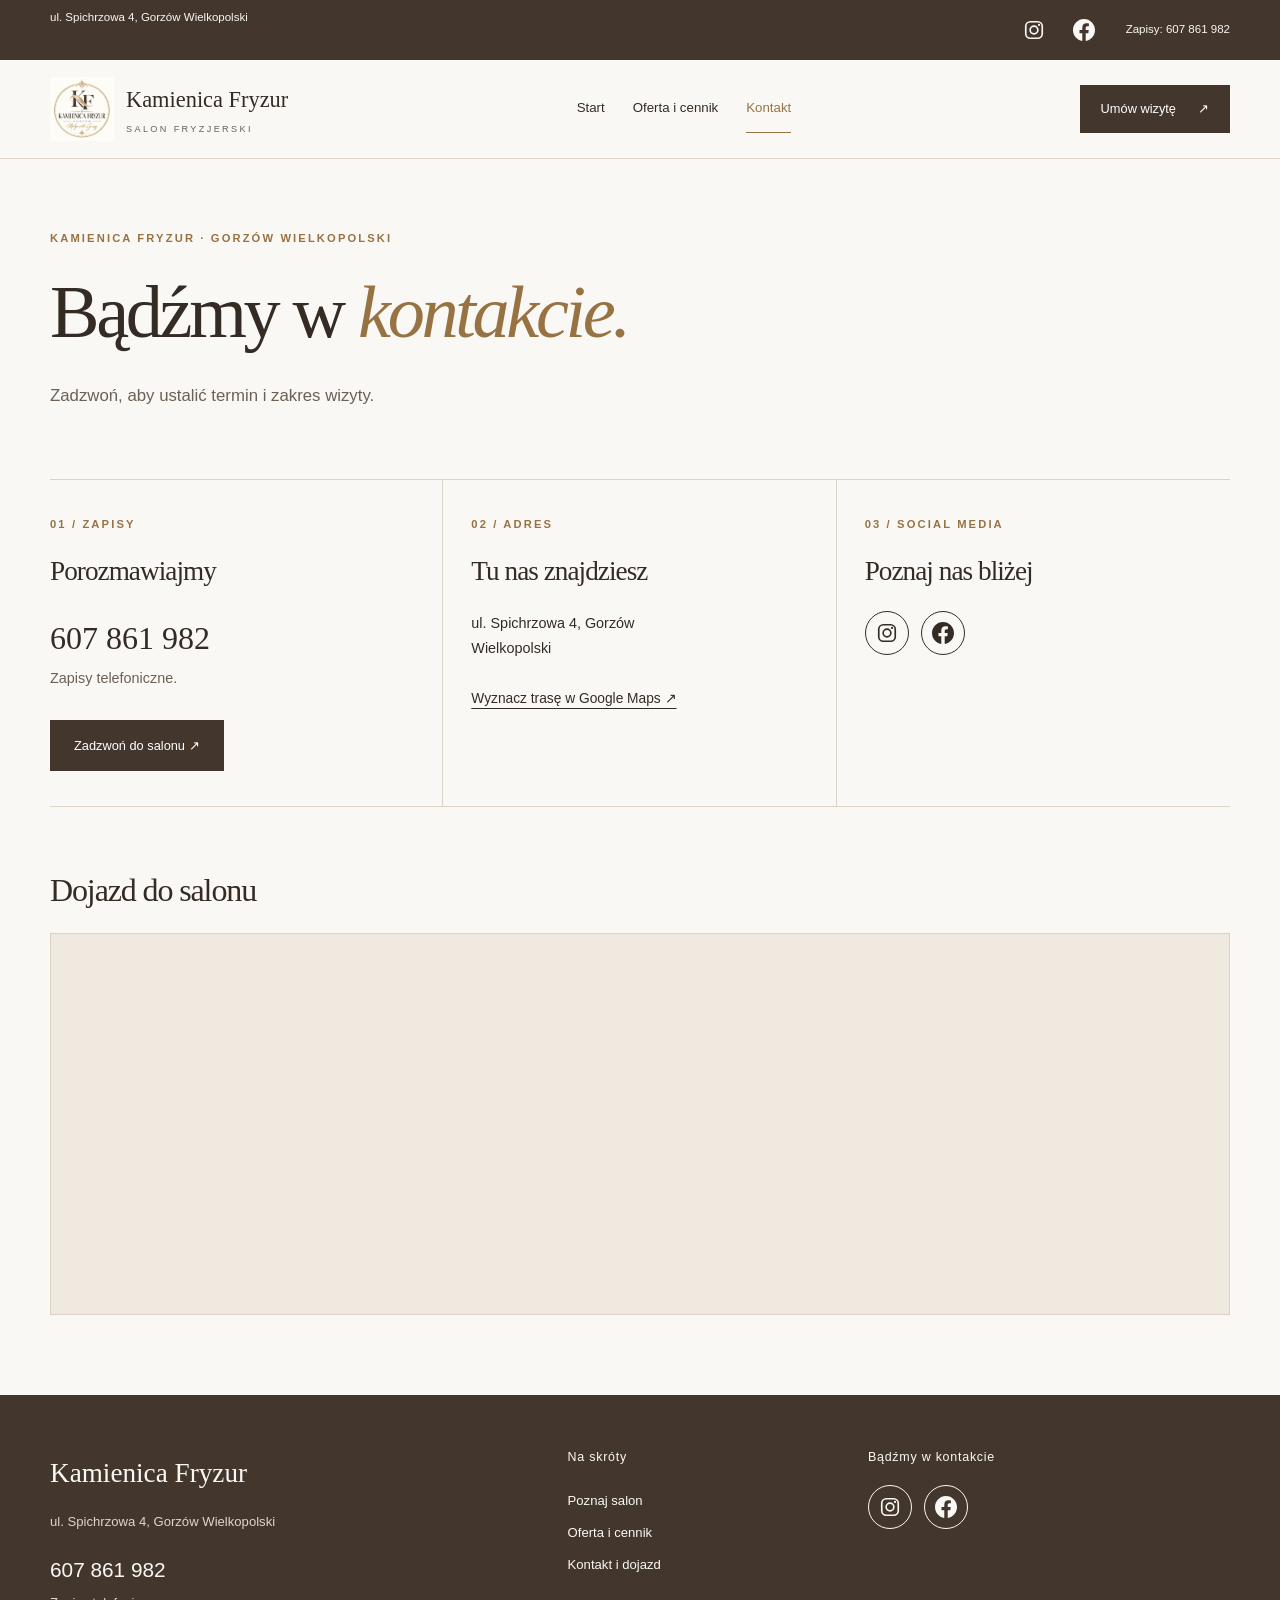
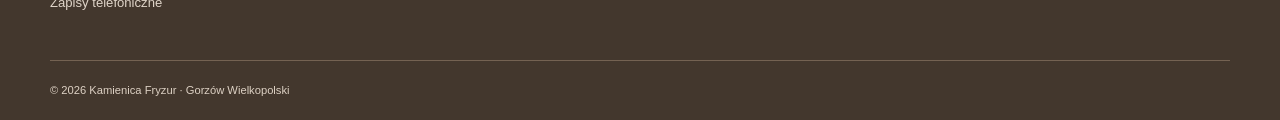
<file: kontakt.html>
<!doctype html>
<html lang="pl">
<head>
<meta charset="utf-8">
<meta name="viewport" content="width=device-width, initial-scale=1">
<title>Kontakt — Fryzjer Gorzów Wielkopolski | Kamienica Fryzur</title>



<meta name="description" content="Kontakt i dojazd do salonu fryzjerskiego Kamienica Fryzur w Gorzowie Wielkopolskim — ul. Spichrzowa 4. Zapisy telefoniczne: 607 861 982.">

<link rel="canonical" href="https://kamienicafryzur.pl/kontakt.html">
<meta property="og:type" content="website">
<meta property="og:site_name" content="Kamienica Fryzur">
<meta property="og:locale" content="pl_PL">
<meta property="og:title" content="Kontakt — Fryzjer Gorzów Wielkopolski | Kamienica Fryzur">
<meta property="og:description" content="Kontakt i dojazd do salonu fryzjerskiego Kamienica Fryzur w Gorzowie Wielkopolskim — ul. Spichrzowa 4. Zapisy telefoniczne: 607 861 982.">
<meta property="og:url" content="https://kamienicafryzur.pl/kontakt.html">
<meta property="og:image" content="https://kamienicafryzur.pl/static/img/logo.png">
<meta name="twitter:card" content="summary">
<link rel="stylesheet" href="static/css/style.css">
<script type="application/ld+json">{
  "@context": "https://schema.org",
  "@type": "HairSalon",
  "@id": "https://kamienicafryzur.pl/#salon",
  "name": "Kamienica Fryzur",
  "image": "https://kamienicafryzur.pl/static/img/logo.png",
  "url": "https://kamienicafryzur.pl/",
  "telephone": "+48607861982",
  "priceRange": "55–600 zł",
  "address": {
    "@type": "PostalAddress",
    "streetAddress": "ul. Spichrzowa 4",
    "addressLocality": "Gorzów Wielkopolski",
    "addressCountry": "PL"
  },
  "areaServed": "Gorzów Wielkopolski",
  "sameAs": [
    "https://www.instagram.com/kamienicafryzur/",
    "https://www.facebook.com/profile.php?id=61594043500517"
  ],
  "hasOfferCatalog": {
    "@type": "OfferCatalog",
    "name": "Usługi fryzjerskie",
    "itemListElement": [
      {
        "@type": "Offer",
        "itemOffered": {
          "@type": "Service",
          "name": "Strzyżenie męskie"
        }
      },
      {
        "@type": "Offer",
        "itemOffered": {
          "@type": "Service",
          "name": "Strzyżenie damskie, włosy krótkie–średnie"
        }
      },
      {
        "@type": "Offer",
        "itemOffered": {
          "@type": "Service",
          "name": "Strzyżenie damskie, włosy długie"
        }
      },
      {
        "@type": "Offer",
        "itemOffered": {
          "@type": "Service",
          "name": "Modelowanie"
        }
      },
      {
        "@type": "Offer",
        "itemOffered": {
          "@type": "Service",
          "name": "Koloryzacja jednolita"
        }
      },
      {
        "@type": "Offer",
        "itemOffered": {
          "@type": "Service",
          "name": "Refleksy / sombre / ombre"
        }
      },
      {
        "@type": "Offer",
        "itemOffered": {
          "@type": "Service",
          "name": "Tonowanie"
        }
      },
      {
        "@type": "Offer",
        "itemOffered": {
          "@type": "Service",
          "name": "Upięcia okolicznościowe"
        }
      },
      {
        "@type": "Offer",
        "itemOffered": {
          "@type": "Service",
          "name": "Pielęgnacja włosów"
        }
      }
    ]
  }
}</script>
</head>
<body>
<a class="skip-link" href="#main">Przejdź do treści</a>
<div class="topbar"><div class="wrap"><span>ul. Spichrzowa 4, Gorzów Wielkopolski</span><div class="topbar-links">
<div class="social-links social-icons">
  <a href="https://www.instagram.com/kamienicafryzur/" target="_blank" rel="noopener noreferrer" aria-label="Instagram — @kamienicafryzur" title="Instagram — @kamienicafryzur"><svg viewBox="0 0 24 24" width="24" height="24" aria-hidden="true" focusable="false">

<rect x="3" y="3" width="18" height="18" rx="5" fill="none" stroke="currentColor" stroke-width="1.8"/>
<circle cx="12" cy="12" r="4.2" fill="none" stroke="currentColor" stroke-width="1.8"/>
<circle cx="17.5" cy="6.5" r="1.2" fill="currentColor"/>

</svg></a>
  
  
  
  
  <a href="https://www.facebook.com/profile.php?id=61594043500517" target="_blank" rel="noopener noreferrer" aria-label="Facebook — Kamienica Fryzur Malgorzata Grossy" title="Facebook — Kamienica Fryzur Malgorzata Grossy"><svg viewBox="0 0 24 24" width="24" height="24" aria-hidden="true" focusable="false">

<path fill="currentColor" d="M24 12.073C24 5.405 18.627 0 12 0S0 5.405 0 12.073C0 18.1 4.388 23.094 10.125 24v-8.437H7.078v-3.49h3.047V9.413c0-3.026 1.792-4.697 4.533-4.697 1.312 0 2.686.236 2.686.236v2.971h-1.513c-1.49 0-1.956.931-1.956 1.887v2.263h3.328l-.532 3.49h-2.796V24C19.612 23.094 24 18.1 24 12.073z"/>

</svg></a>
  
  
</div><a href="tel:+48607861982">Zapisy: 607 861 982</a></div></div></div>
<header class="site-header">
  <div class="wrap header-inner">
    <a class="brand" href="index.html" aria-label="Kamienica Fryzur — strona główna"><img class="header-logo" src="static/img/logo.png" width="64" height="64" alt=""><span class="brand-wordmark">Kamienica Fryzur<small>SALON FRYZJERSKI</small></span></a>
    <nav class="nav" aria-label="Menu główne">
      <a href="index.html">Start</a><a href="cennik.html">Oferta i cennik</a><a href="kontakt.html" aria-current="page">Kontakt</a>
    </nav>
    <a class="button header-call" href="tel:+48607861982">Umów wizytę <span aria-hidden="true">↗</span></a>
  </div>
</header>
<main id="main">
<section class="page-heading wrap"><p class="eyebrow">Kamienica Fryzur · Gorzów Wielkopolski</p><h1>Bądźmy w <em>kontakcie.</em></h1><p class="lead">Zadzwoń, aby ustalić termin i zakres wizyty.</p></section>
<section class="wrap contact-grid" aria-label="Dane kontaktowe">
  <article class="contact-card"><p class="eyebrow">01 / Zapisy</p><h2>Porozmawiajmy</h2><a class="contact-phone" href="tel:+48607861982">607 861 982</a><p>Zapisy telefoniczne.</p><a class="button" href="tel:+48607861982">Zadzwoń do salonu ↗</a></article>
  <article class="contact-card"><p class="eyebrow">02 / Adres</p><h2>Tu nas znajdziesz</h2><p class="address">ul. Spichrzowa 4, Gorzów Wielkopolski</p><a class="text-link" href="https://www.google.com/maps/search/?api=1&amp;query=ul.%20Spichrzowa%204%2C%20Gorz%C3%B3w%20Wielkopolski" target="_blank" rel="noopener noreferrer">Wyznacz trasę w Google Maps ↗</a></article>
  <article class="contact-card"><p class="eyebrow">03 / Social media</p><h2>Poznaj nas bliżej</h2>
<div class="social-links social-icons">
  <a href="https://www.instagram.com/kamienicafryzur/" target="_blank" rel="noopener noreferrer" aria-label="Instagram — @kamienicafryzur" title="Instagram — @kamienicafryzur"><svg viewBox="0 0 24 24" width="24" height="24" aria-hidden="true" focusable="false">

<rect x="3" y="3" width="18" height="18" rx="5" fill="none" stroke="currentColor" stroke-width="1.8"/>
<circle cx="12" cy="12" r="4.2" fill="none" stroke="currentColor" stroke-width="1.8"/>
<circle cx="17.5" cy="6.5" r="1.2" fill="currentColor"/>

</svg></a>
  
  
  
  
  <a href="https://www.facebook.com/profile.php?id=61594043500517" target="_blank" rel="noopener noreferrer" aria-label="Facebook — Kamienica Fryzur Malgorzata Grossy" title="Facebook — Kamienica Fryzur Malgorzata Grossy"><svg viewBox="0 0 24 24" width="24" height="24" aria-hidden="true" focusable="false">

<path fill="currentColor" d="M24 12.073C24 5.405 18.627 0 12 0S0 5.405 0 12.073C0 18.1 4.388 23.094 10.125 24v-8.437H7.078v-3.49h3.047V9.413c0-3.026 1.792-4.697 4.533-4.697 1.312 0 2.686.236 2.686.236v2.971h-1.513c-1.49 0-1.956.931-1.956 1.887v2.263h3.328l-.532 3.49h-2.796V24C19.612 23.094 24 18.1 24 12.073z"/>

</svg></a>
  
  
</div></article>
</section>
<section class="wrap map-section"><h2>Dojazd do salonu</h2><div class="map-embed"><iframe title="Mapa — ul. Spichrzowa 4, Gorzów Wielkopolski" src="https://maps.google.com/maps?q=ul.%20Spichrzowa%204%2C%20Gorz%C3%B3w%20Wielkopolski&amp;z=16&amp;output=embed" width="100%" height="380" loading="lazy" referrerpolicy="no-referrer-when-downgrade"></iframe></div></section>
</main>
<footer class="site-footer">
  <div class="wrap footer-grid">
    <div><p class="footer-brand">Kamienica Fryzur</p><p>ul. Spichrzowa 4, Gorzów Wielkopolski</p><a class="footer-phone" href="tel:+48607861982">607 861 982</a><p class="footer-note">Zapisy telefoniczne</p></div>
    <div><h2>Na skróty</h2><a href="index.html">Poznaj salon</a><a href="cennik.html">Oferta i cennik</a><a href="kontakt.html">Kontakt i dojazd</a></div>
    <div><h2>Bądźmy w kontakcie</h2>
<div class="social-links social-icons">
  <a href="https://www.instagram.com/kamienicafryzur/" target="_blank" rel="noopener noreferrer" aria-label="Instagram — @kamienicafryzur" title="Instagram — @kamienicafryzur"><svg viewBox="0 0 24 24" width="24" height="24" aria-hidden="true" focusable="false">

<rect x="3" y="3" width="18" height="18" rx="5" fill="none" stroke="currentColor" stroke-width="1.8"/>
<circle cx="12" cy="12" r="4.2" fill="none" stroke="currentColor" stroke-width="1.8"/>
<circle cx="17.5" cy="6.5" r="1.2" fill="currentColor"/>

</svg></a>
  
  
  
  
  <a href="https://www.facebook.com/profile.php?id=61594043500517" target="_blank" rel="noopener noreferrer" aria-label="Facebook — Kamienica Fryzur Malgorzata Grossy" title="Facebook — Kamienica Fryzur Malgorzata Grossy"><svg viewBox="0 0 24 24" width="24" height="24" aria-hidden="true" focusable="false">

<path fill="currentColor" d="M24 12.073C24 5.405 18.627 0 12 0S0 5.405 0 12.073C0 18.1 4.388 23.094 10.125 24v-8.437H7.078v-3.49h3.047V9.413c0-3.026 1.792-4.697 4.533-4.697 1.312 0 2.686.236 2.686.236v2.971h-1.513c-1.49 0-1.956.931-1.956 1.887v2.263h3.328l-.532 3.49h-2.796V24C19.612 23.094 24 18.1 24 12.073z"/>

</svg></a>
  
  
</div></div>
  </div>
  <div class="wrap copyright">© 2026 Kamienica Fryzur · Gorzów Wielkopolski</div>
</footer>
</body>
</html>
</file>
<file: static/css/style.css>
:root{--cream:#faf8f4;--paper:#fffefa;--beige:#efe9e0;--ink:#342b25;--muted:#6b6056;--gold:#977343;--line:#dcd2c5;--brown:#43372d;color-scheme:light}
*{box-sizing:border-box}html{scroll-behavior:smooth;scroll-padding-top:115px}body{margin:0;background:var(--cream);color:var(--ink);font-family:Arial,Helvetica,sans-serif;font-size:16px;line-height:1.7}a{color:inherit;text-underline-offset:5px}a,button{-webkit-tap-highlight-color:transparent}a:focus-visible{outline:3px solid var(--gold);outline-offset:5px}img{max-width:100%;height:auto;display:block}h1,h2,h3,p{margin-top:0}h1,h2,h3{font-family:Georgia,'Times New Roman',serif;font-weight:400;line-height:1.15}h1{font-size:clamp(2.8rem,5.8vw,5.4rem);letter-spacing:-.045em;margin-bottom:25px}h2{font-size:clamp(2rem,3.5vw,3.2rem);letter-spacing:-.035em;margin-bottom:24px}h3{font-size:1.65rem}em{font-weight:400;color:var(--gold)}p{color:var(--muted)}.wrap{width:min(1180px,calc(100% - 80px));margin-inline:auto}.eyebrow{font-size:.7rem;font-weight:600;letter-spacing:.19em;text-transform:uppercase;color:var(--gold);margin-bottom:22px}.topbar{background:var(--brown);color:var(--cream);font-size:.72rem}.topbar .wrap{display:flex;justify-content:space-between;gap:20px;padding-block:8px}.topbar a{text-decoration:none}.site-header{background:var(--cream);position:sticky;top:0;z-index:10;border-bottom:1px solid var(--line)}.header-inner{min-height:98px;display:flex;align-items:center;justify-content:space-between;gap:28px}.brand{text-decoration:none;white-space:nowrap}.brand span{display:block;font-family:Georgia,serif;font-size:1.55rem}.brand small{display:block;font-size:.57rem;letter-spacing:.26em;margin-top:3px;color:var(--muted)}.nav{display:flex;gap:28px}.nav a{padding-block:12px;text-decoration:none;font-size:.83rem;border-bottom:1px solid transparent}.nav a[aria-current],.nav a:hover{border-color:var(--gold);color:var(--gold)}.button{display:inline-flex;align-items:center;justify-content:center;gap:22px;background:var(--brown);color:white;padding:15px 24px;text-decoration:none;font-size:.8rem;min-height:48px;transition:background .2s}.button:hover{background:#6c523c}.header-call{padding:12px 21px}.text-link{font-size:.86rem;display:inline-block;padding-block:12px}.hero{position:relative;overflow:hidden;line-height:0;text-align:center;background:#F5E9DC}.hero img{display:inline-block;width:auto;max-width:100%;height:auto;max-height:calc(100vh - 159px);max-height:calc(100dvh - 159px)}.hero::after{content:"";position:absolute;left:0;right:0;bottom:0;height:160px;background:linear-gradient(to bottom,rgba(250,248,244,0) 0%,var(--cream) 100%);pointer-events:none}.hero-grid{display:grid;grid-template-columns:1.1fr 1fr;align-items:center;gap:70px;padding-block:70px 80px}.hero-copy{padding-block:16px}.lead{font-size:1.05rem;max-width:540px;line-height:1.9}.actions{display:flex;align-items:center;flex-wrap:wrap;gap:24px;margin-top:30px}.hero-phone{font-size:.8rem;margin:22px 0 0}.hero-phone a{text-decoration:none;color:var(--ink)}.hero-photo{padding:25px;background:var(--paper);border:1px solid var(--line)}.hero-photo img{border-radius:2px}.section{padding-block:85px}.section-heading{display:flex;justify-content:space-between;align-items:end;gap:40px;margin-bottom:38px}.section-heading h2{margin-bottom:0}.section-heading>p{font-size:.92rem}.offer-grid{display:grid;grid-template-columns:repeat(4,1fr);border-top:1px solid var(--line);border-bottom:1px solid var(--line)}.offer-card{padding:30px 26px;display:flex;flex-direction:column;border-right:1px solid var(--line)}.offer-card:first-child{padding-left:0}.offer-card:last-child{border-right:0;padding-right:0}.item-number{font-family:Georgia,serif;color:var(--gold);font-size:.95rem;margin-bottom:30px}.offer-card h3{margin-bottom:16px}.offer-card p{font-size:.87rem;line-height:1.8}.offer-card a{display:flex;justify-content:space-between;margin-top:auto;padding-top:20px;color:var(--gold);font-size:.88rem;text-decoration:none}.offer-card a:hover{text-decoration:underline}.soft-section{background:var(--beige)}.about-grid{display:grid;grid-template-columns:1fr 1fr;gap:100px}.large-copy{font-family:Georgia,serif;font-size:1.65rem;line-height:1.5;color:var(--ink)}.contact-preview{display:grid;grid-template-columns:1.2fr 1fr;gap:100px;align-items:center}.social-panel{border-left:1px solid var(--line);padding-left:45px}.social-panel>p{font-size:.9rem}.social-links{display:grid}.social-links>a{display:flex;align-items:center;justify-content:space-between;gap:18px;padding:15px 0;border-bottom:1px solid var(--line);text-decoration:none;font-size:.9rem}.social-links>a:hover{color:var(--gold)}.social-links small{display:block;font-size:.73rem;line-height:1.5;margin-top:3px;overflow-wrap:anywhere}.site-footer{background:var(--brown);color:var(--cream);padding-top:55px}.footer-grid{display:grid;grid-template-columns:1.25fr .65fr 1fr;gap:65px;padding-bottom:45px}.footer-grid p{color:#e0d5c9;font-size:.82rem}.footer-grid .footer-brand{font-family:Georgia,serif;font-size:1.7rem;color:var(--cream);margin-bottom:15px}.footer-grid h2{font-family:Arial,sans-serif;font-size:.78rem;letter-spacing:.06em;margin-bottom:20px}.footer-grid>div>a{display:block;width:fit-content;font-size:.82rem;padding-block:5px;text-decoration:none}.footer-grid>div>a:hover{text-decoration:underline}.footer-grid .footer-phone{font-size:1.3rem}.footer-note{margin-bottom:0}.site-footer .social-links>a{border-color:#746252;padding-top:0;margin-bottom:12px}.copyright{border-top:1px solid #746252;font-size:.7rem;color:#ddd1c4;padding-block:20px}.page-heading{padding-block:70px 50px}.page-heading .lead{max-width:620px}.pricing-layout{display:grid;grid-template-columns:270px 1fr;gap:95px;padding-bottom:70px}.pricing-aside h2{font-size:1.7rem}.pricing-aside nav{display:grid;margin-bottom:35px}.pricing-aside nav a{display:flex;justify-content:space-between;text-decoration:none;border-bottom:1px solid var(--line);padding:14px 0;font-size:.9rem}.pricing-aside>p{font-size:.85rem;margin-bottom:0}.price-group{padding-bottom:40px;margin-bottom:35px;border-bottom:1px solid var(--line);scroll-margin-top:15px}.price-group h2{font-size:2rem;margin-bottom:15px}.price-group .eyebrow{margin-bottom:10px}.price-group>p{font-size:.9rem}table{width:100%;border-collapse:collapse}th,td{text-align:left;padding:17px 0;border-bottom:1px solid var(--line);font-size:.9rem}th{font-weight:400;padding-right:16px}td{text-align:right;white-space:nowrap;font-weight:600}tbody tr:last-child>*{border-bottom:0}.pricing-note{background:var(--beige);padding:25px;font-size:.85rem}.booking-strip{background:var(--beige);padding-block:40px}.booking-strip .wrap{display:flex;align-items:center;justify-content:space-between;gap:25px}.booking-strip h2{font-size:2rem;margin:0}.contact-grid{display:grid;grid-template-columns:repeat(3,1fr);border-block:1px solid var(--line)}.contact-card{padding:35px 28px;border-right:1px solid var(--line)}.contact-card:first-child{padding-left:0}.contact-card:last-child{padding-right:0;border:0}.contact-card h2{font-size:1.7rem}.contact-phone{font-family:Georgia,serif;font-size:2rem;text-decoration:none}.contact-card p:not(.eyebrow){font-size:.9rem}.contact-card .address{font-size:1.1rem;max-width:230px;color:var(--ink)}.contact-card .button{margin-top:15px}.map-section{padding-block:65px 80px}.map-section h2{font-size:2rem}.map-embed{border:1px solid var(--line);background:var(--beige)}iframe{display:block;border:0}.social-page{max-width:620px;min-height:35vh;padding-bottom:70px}.social-page>.text-link{margin-top:30px}.sr-only{position:absolute;width:1px;height:1px;padding:0;margin:-1px;overflow:hidden;clip:rect(0,0,0,0);white-space:nowrap;border:0}.skip-link{position:fixed;left:10px;top:-100px;z-index:50;background:var(--brown);color:white;padding:12px}.skip-link:focus{top:10px}
@media(max-width:1000px){.wrap{width:calc(100% - 48px)}.header-call{display:none}.hero-grid{gap:35px}.offer-grid{grid-template-columns:repeat(2,1fr)}.offer-card,.offer-card:first-child,.offer-card:last-child{padding:28px}.offer-card:nth-child(2){border-right:0}.offer-card:nth-child(-n+2){border-bottom:1px solid var(--line)}.contact-preview,.about-grid{gap:45px}.pricing-layout{grid-template-columns:210px 1fr;gap:45px}.contact-grid{grid-template-columns:1fr 1fr}.contact-card:nth-child(2){border-right:0}.contact-card:last-child{grid-column:1/-1;padding:30px 0;border-top:1px solid var(--line)}.footer-grid{gap:30px}}
@media(max-width:640px){html{scroll-padding-top:140px}.hero::after{height:70px}.hero img{max-height:calc(100vh - 180px);max-height:calc(100dvh - 180px)}.wrap{width:calc(100% - 36px)}.topbar .wrap{justify-content:center}.topbar span{display:none}.header-inner{flex-direction:column;gap:9px;padding-block:15px 10px;min-height:0}.brand{text-align:center}.brand span{font-size:1.4rem}.brand small{font-size:.5rem}.nav{gap:26px}.nav a{font-size:.8rem;padding-block:6px}.hero-grid{grid-template-columns:1fr;gap:32px;padding-block:40px}.hero-copy{padding:0}.hero h1{font-size:3.6rem}.eyebrow{font-size:.63rem;letter-spacing:.13em}.lead{font-size:.96rem}.actions{gap:15px;margin-top:24px}.hero-photo{max-width:350px;width:100%;margin-inline:auto;padding:18px}.section{padding-block:52px}.section-heading{display:block;margin-bottom:25px}.section-heading>p{margin-top:20px}.offer-card,.offer-card:first-child,.offer-card:last-child{padding:22px 14px}.offer-card:nth-child(odd){padding-left:0}.offer-card:nth-child(even){padding-right:0}.offer-card h3{font-size:1.4rem}.offer-card p{font-size:.8rem}.item-number{margin-bottom:18px}.about-grid,.contact-preview,.footer-grid,.pricing-layout,.contact-grid{grid-template-columns:1fr;gap:28px}.social-panel{padding:28px 0 0;border-left:0;border-top:1px solid var(--line)}.footer-grid{gap:30px}.page-heading{padding-block:45px 30px}.page-heading h1{font-size:2.9rem}.pricing-aside{margin-bottom:12px}.pricing-aside nav{grid-template-columns:1fr 1fr;column-gap:20px;margin-bottom:20px}.price-group{margin-bottom:25px;padding-bottom:25px}.booking-strip .wrap{align-items:flex-start;flex-direction:column}.contact-grid{gap:0}.contact-card,.contact-card:first-child,.contact-card:last-child{padding:28px 0;border-right:0;border-bottom:1px solid var(--line);border-top:0}.contact-card:last-child{border-bottom:0}.contact-card .address{max-width:none}.map-section{padding-block:40px 55px}}
@media(prefers-reduced-motion:reduce){html{scroll-behavior:auto}*{transition:none!important}}

.topbar .topbar-links{display:flex;align-items:center;gap:20px}.topbar-links a:hover{text-decoration:underline}@media(max-width:640px){.topbar .topbar-links{gap:14px;flex-wrap:wrap;justify-content:center;font-size:.68rem}}

/* Wspólne, klikalne ikony profili — także w nagłówku i stopce. */
.social-links.social-icons{display:flex;align-items:center;gap:12px}
.social-links.social-icons>a{display:inline-flex;align-items:center;justify-content:center;flex:0 0 44px;width:44px;height:44px;min-height:44px;padding:0;margin:0;border:1px solid currentColor;border-radius:50%;color:inherit}
.social-links.social-icons>a:hover{color:var(--gold);background:var(--beige)}
.social-icons svg{display:block;width:22px;height:22px}
.topbar .social-icons{gap:6px}
.topbar .social-icons>a{border:0}
.site-footer .social-icons>a:hover{color:var(--brown)}

.hero h1.local-heading{font-size:clamp(2.4rem,4.3vw,4rem)}.faq{max-width:900px}.faq details{border-bottom:1px solid var(--line);padding:20px 0}.faq summary{cursor:pointer;font-weight:600}.faq details p{margin:16px 0 0}

/* Dekoracyjny obraz hero, osobny od portfolio realizacji. */
.hero-art{margin:0;position:relative;max-width:430px;width:100%;justify-self:center}
.hero-art img{width:100%;height:auto;border-radius:180px 180px 3px 3px}
.hero-art figcaption{text-align:right;color:var(--muted);font-size:.65rem;margin-top:7px}
.brand{display:flex;align-items:center;gap:12px}.header-logo{width:64px;height:64px;object-fit:contain;flex-shrink:0}.brand .brand-wordmark{font-size:1.4rem}.brand .brand-wordmark small{font-family:Arial,Helvetica,sans-serif}
@media(max-width:640px){.hero-art{max-width:320px}.header-logo{width:50px;height:50px}.brand .brand-wordmark{font-size:1.25rem}.brand{text-align:left}}

/* Układ pod szerokie zdjęcie w tle. Gradient zastępczy do czasu wyboru obrazu. */
.hero-background{background:linear-gradient(100deg,#faf8f4 0%,#f3ede4 53%,#c7b6a2 78%,#89725d 100%)}
.hero-background .hero-grid{display:flex;align-items:center;min-height:610px;padding-block:85px}
.hero-background .hero-copy{max-width:660px;position:relative}
.hero-background .lead{max-width:500px}
@media(max-width:640px){.hero-background{background:linear-gradient(110deg,#faf8f4 0%,#f3ede4 75%,#d2c2ae 100%)}.hero-background .hero-grid{min-height:510px;padding-block:55px}.hero-background .hero-copy{width:100%}}

/* Baner startowy: cała grafika mieści się w pierwszym ekranie. */
.hero{
  height:calc(100vh - 159px);
  height:calc(100svh - 159px);
  min-height:420px;
  background:linear-gradient(90deg,#ead8c6 0%,#f4e8dc 14%,#faf7f2 36%,#faf7f2 64%,#f4e8dc 86%,#ead8c6 100%);
}
.hero::after{display:none}
.hero img{
  display:block;
  width:100%;
  height:100%;
  max-width:none;
  max-height:none;
  object-fit:contain;
  object-position:center;
}
@media(max-width:640px){
  .hero{
    height:auto;
    min-height:0;
    background:#f5e9dc;
  }
  .hero img{
    width:100%;
    height:auto;
    aspect-ratio:3 / 2;
  }
}
</file>
